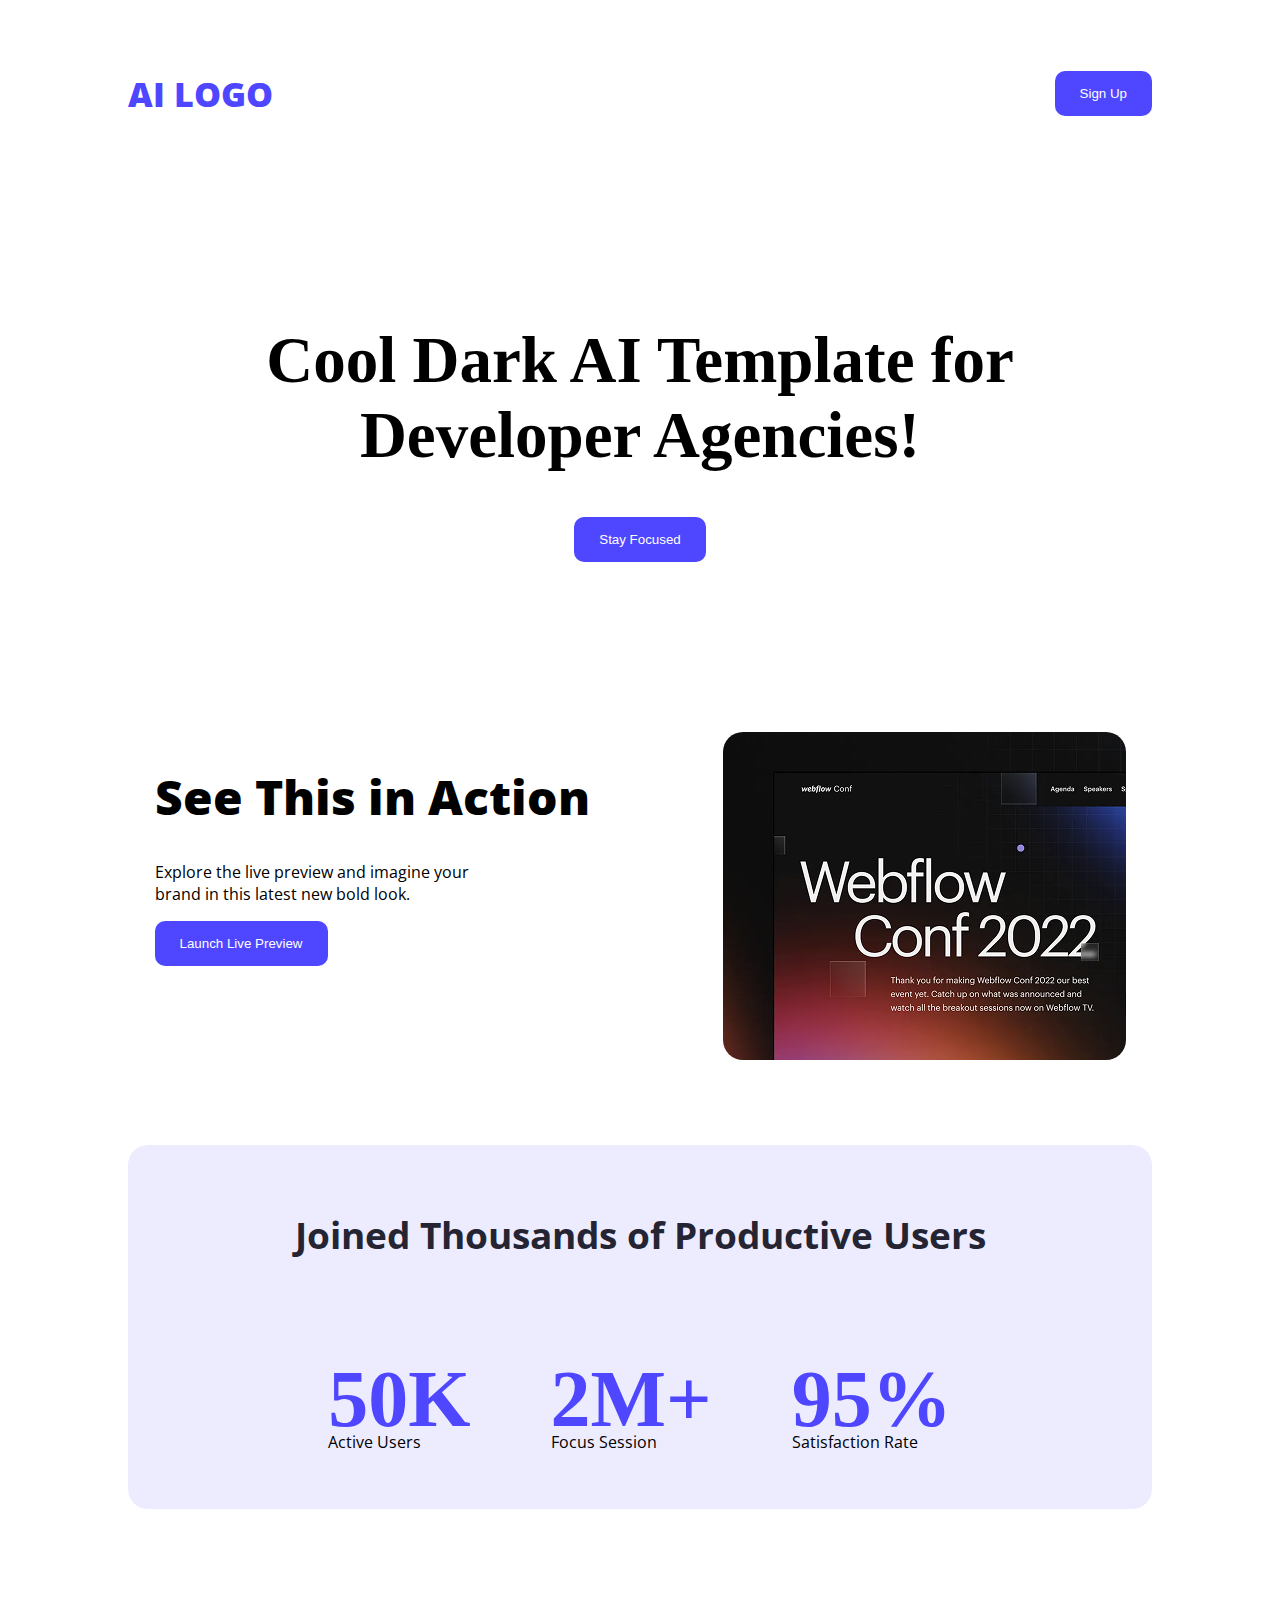
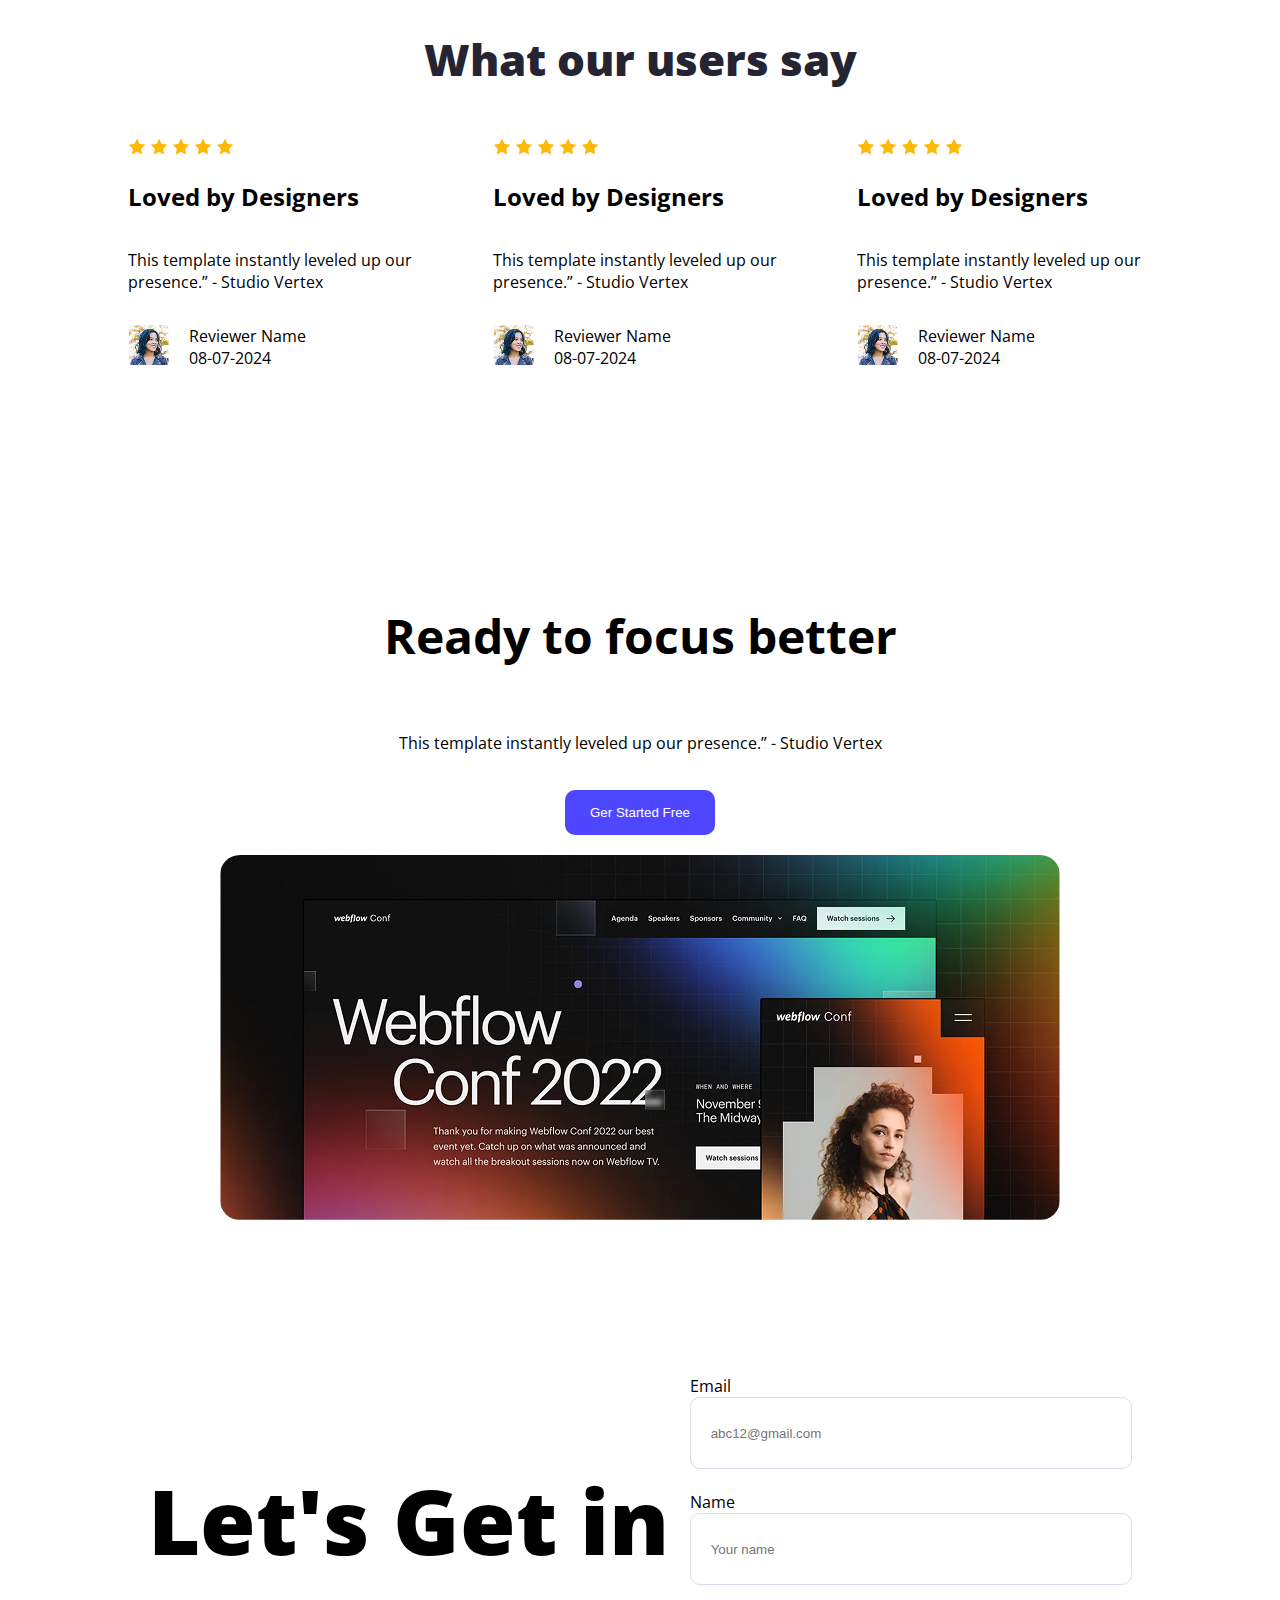
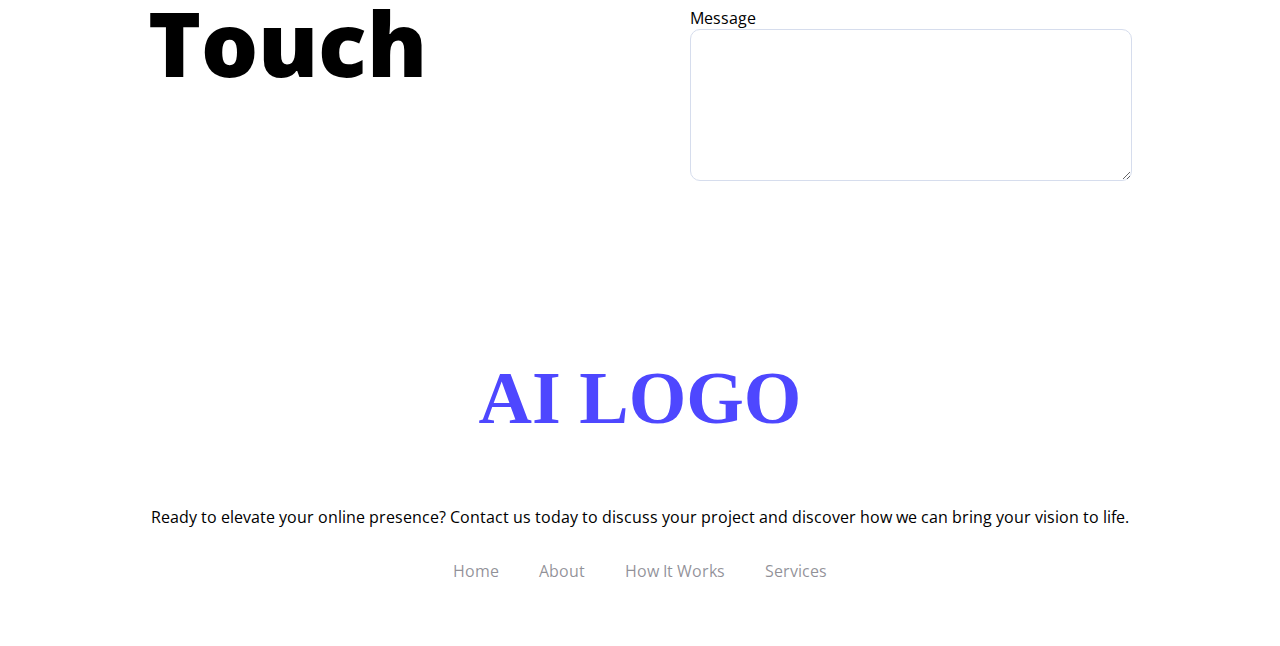
<file: index.html>
<!DOCTYPE html>
<html lang="en">
<head>
    <meta charset="UTF-8">
    <meta name="viewport" content="width=device-width, initial-scale=1.0">
    <title>Welcome to my Assignment</title>
    <link rel="preconnect" href="https://fonts.googleapis.com">
    <link rel="preconnect" href="https://fonts.gstatic.com" crossorigin>
    <link href="https://fonts.googleapis.com/css2?family=Open+Sans:ital,wght@0,300..800;1,300..800&display=swap" rel="stylesheet">
    <link rel="stylesheet" href="./assigmentStyles/assignmentC.css">
</head>
<body class="open-sans-normal">
    <header class="header">
        <section class="navbar">
            <h1 class="logo">AI LOGO</h1>
            <div>
                <button class="btn-primary">Sign Up</button>
            </div>
        </section>
        <!-- Banner Section -->
         <section class="banner">
            <h1 class="banner-title">Cool Dark AI Template for <br>Developer Agencies!</h1>
            <div>
                <button class="btn-primary">Stay Focused</button>
            </div>
         </section>
    </header>
    <main>
        <!-- Action section -->
         <section class="action">
            <div>
                <h1 class="action-title">
                    See This in Action
                </h1>
                <p class="common-description">
                    Explore the live preview and imagine your<br>brand in this latest new bold look.
                </p>
                <div>
                    <button class="btn-primary">Launch Live Preview</button>
                </div>
            </div>
            <div>
                <img src="images/wc-mini.png" alt="alter text" class="action-image">
            </div>
         </section>
         <!-- User Section -->
          <section class="user">
            <h1 class="user-title">
                Joined Thousands of Productive Users
            </h1>
            <div class="user-primary-container">
                <div class="user-secondary-container">
                    <h1 class="user-sub-head">50K</h1>
                    <p class="common-description">
                        Active Users
                    </p>                   
                </div>
                <div class="user-secondary-container">
                    <h1 class="user-sub-head">2M+</h1>
                    <p class="common-description">
                        Focus Session
                    </p>
                </div>
                <div class="user-secondary-container">
                    <h1 class="user-sub-head">95%</h1>
                    <p class="common-description">
                        Satisfaction Rate
                    </p>
                </div>
            </div>
          </section>
          <!-- Feedback Section -->
           <section class="feedback">
            <h1 class="feedback-title">What our users say</h1>
            <div class="feedback-primary-container">
                <div class="feedback-secondary-container">
                    <div>
                        <img src="images/icon-star.png" alt="">
                        <img src="images/icon-star.png" alt="">
                        <img src="images/icon-star.png" alt="">
                        <img src="images/icon-star.png" alt="">
                        <img src="images/icon-star.png" alt="">
                    </div>
                    <h2>Loved by Designers</h2>
                    <p>
                        This template instantly leveled up our presence.” - Studio Vertex
                    </p>
                    <div class="users-review">
                        <div>
                            <img src="images/avatar.png" alt="" class="users-review-image">
                        </div>
                        <p>
                            Reviewer Name <br> 08-07-2024
                        </p>
                    </div>
                </div>
                <div class="feedback-secondary-container">
                    <div>
                        <img src="images/icon-star.png" alt="">
                        <img src="images/icon-star.png" alt="">
                        <img src="images/icon-star.png" alt="">
                        <img src="images/icon-star.png" alt="">
                        <img src="images/icon-star.png" alt="">
                    </div>
                    <h2>Loved by Designers</h2>
                    <p>
                        This template instantly leveled up our presence.” - Studio Vertex
                    </p>
                    <div class="users-review">
                        <div>
                            <img src="images/avatar.png" alt="" class="users-review-image">
                        </div>
                        <p>
                            Reviewer Name <br> 08-07-2024
                        </p>
                    </div>
                </div>
                <div class="feedback-secondary-container">
                    <div>
                        <img src="images/icon-star.png" alt="">
                        <img src="images/icon-star.png" alt="">
                        <img src="images/icon-star.png" alt="">
                        <img src="images/icon-star.png" alt="">
                        <img src="images/icon-star.png" alt="">
                    </div>
                    <h2>Loved by Designers</h2>
                    <p>
                        This template instantly leveled up our presence.” - Studio Vertex
                    </p>
                    <div class="users-review">
                        <div>
                            <img src="images/avatar.png" alt="" class="users-review-image">
                        </div>
                        <p>
                            Reviewer Name <br> 08-07-2024
                        </p>
                    </div>
                </div>
            </div>
           </section>
           <!-- Focus Section -->
            <section class="focus">
                <p class="focus-title">Ready to focus better</p>
                <p class="common-description">This template instantly leveled up our presence.” - Studio Vertex</p>
                <div>
                    <button class="btn-primary focus-btn">Ger Started Free</button>
                </div>
                <div>
                    <img src="images/wc-big.png" alt="" class="focus-image">
                </div>
            </section>
            <!-- Get in Touch Section -->
             <section class="get-in-touch">
                <div>
                    <h1 class="touch-title">Let's Get in <br> Touch</h1>
                </div>
                <div>
                 <form action="">
                    <label for="email">Email <br>
                        <input type="email" class="input" placeholder="abc12@gmail.com">
                    </label>
                    <br>
                    <br>
                    <label for="name">Name <br>
                        <input type="text" class="input" placeholder="Your name">
                    </label>
                    <br>
                    <br>
                    <label for="message">Message <br>
                        <textarea name="message" class="input input-textarea" id="message" placeholder="write your message...">
                        </textarea>
                    </label>
                 </form>
                </div>
             </section>

        </main>
    <footer>
        <section class="footer">
            <h1 class="footer-title">AI LOGO</h1>
            <p class="common-description">
                Ready to elevate your online presence? Contact us today to discuss your project and discover how we can bring your vision to life.
            </p>
            <div class="footer-links">
                <p> <a href="https://www.youtube.com/" target="_blank" rel="noopener" class="link">Home</a></p>
                <p> <a href="https://www.youtube.com/" target="_blank" rel="noopener" class="link">About</a></p>
                <p> <a href="https://www.youtube.com/" target="_blank" rel="noopener" class="link">How It Works</a></p>
                <p> <a href="https://www.youtube.com/" target="_blank" rel="noopener" class="link">Services</a></p>
            </div>
        </section>

    </footer>
    
</body>
</html>
</file>
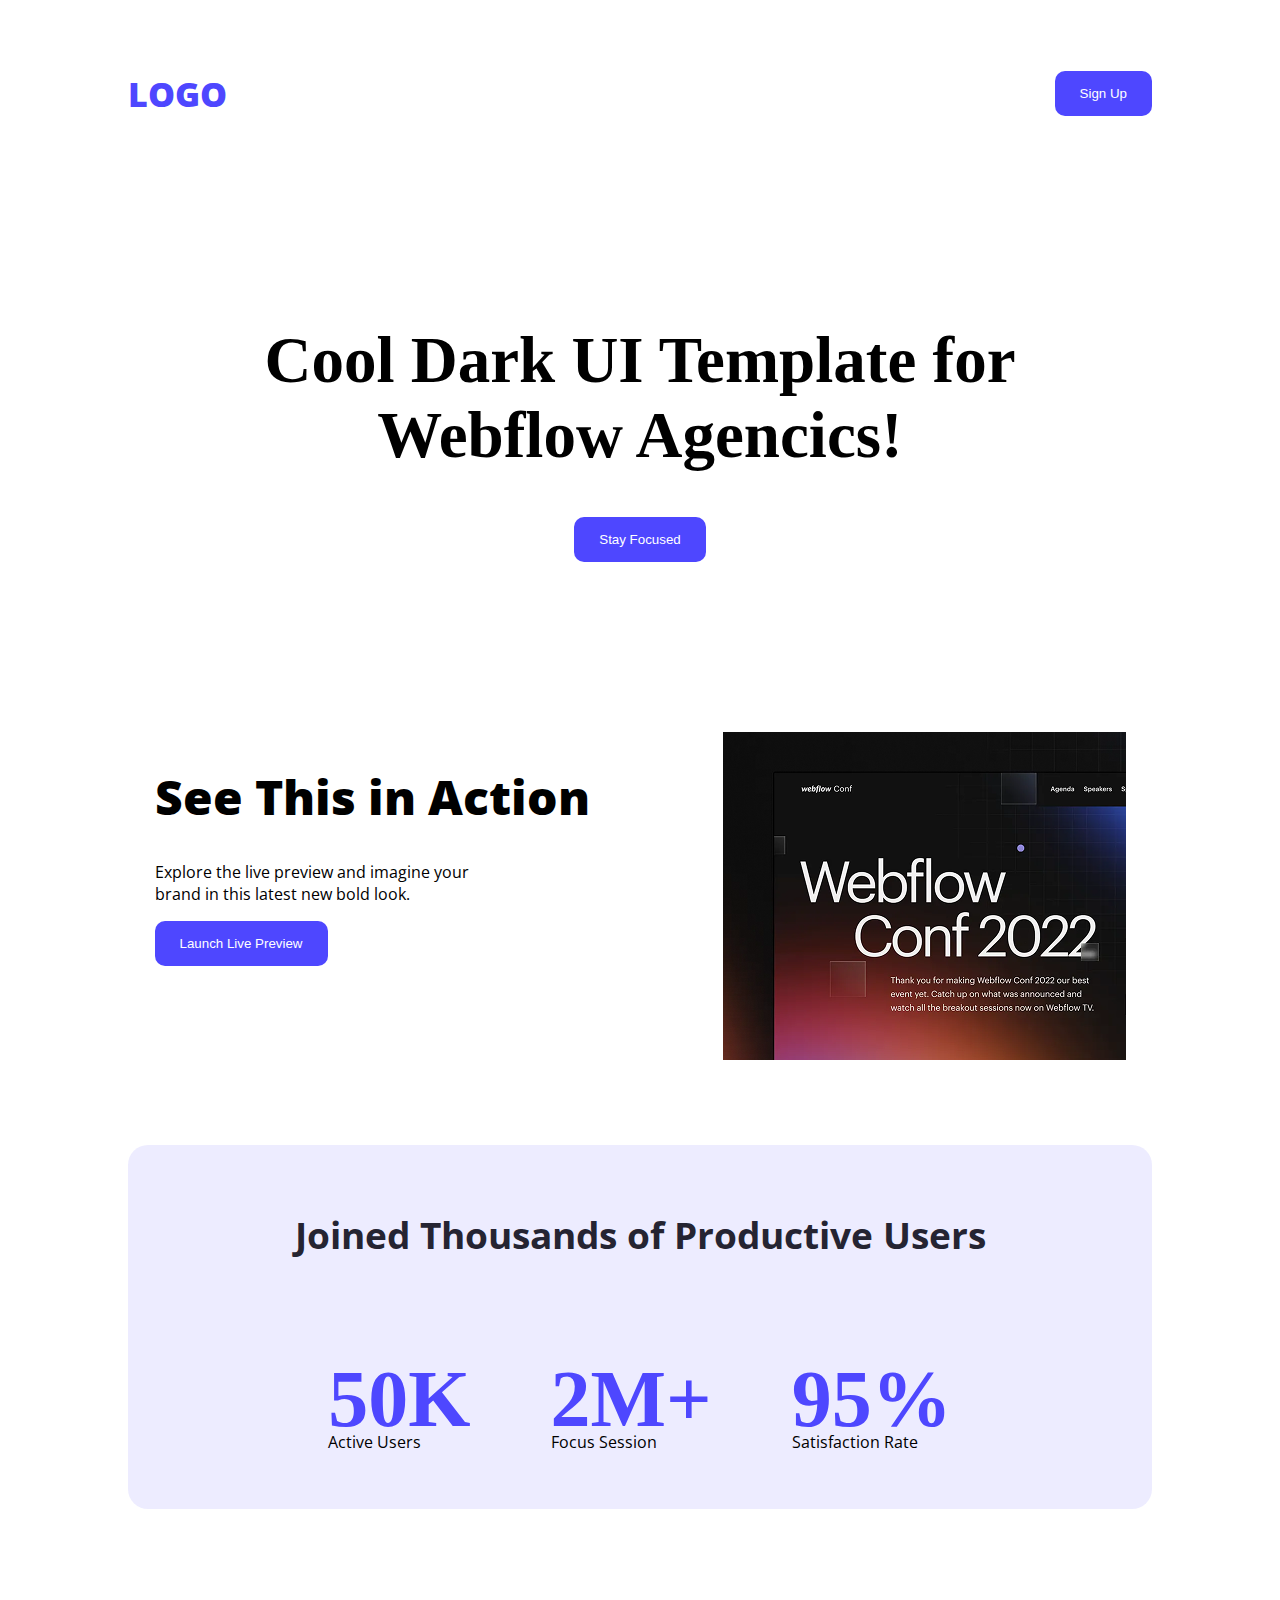
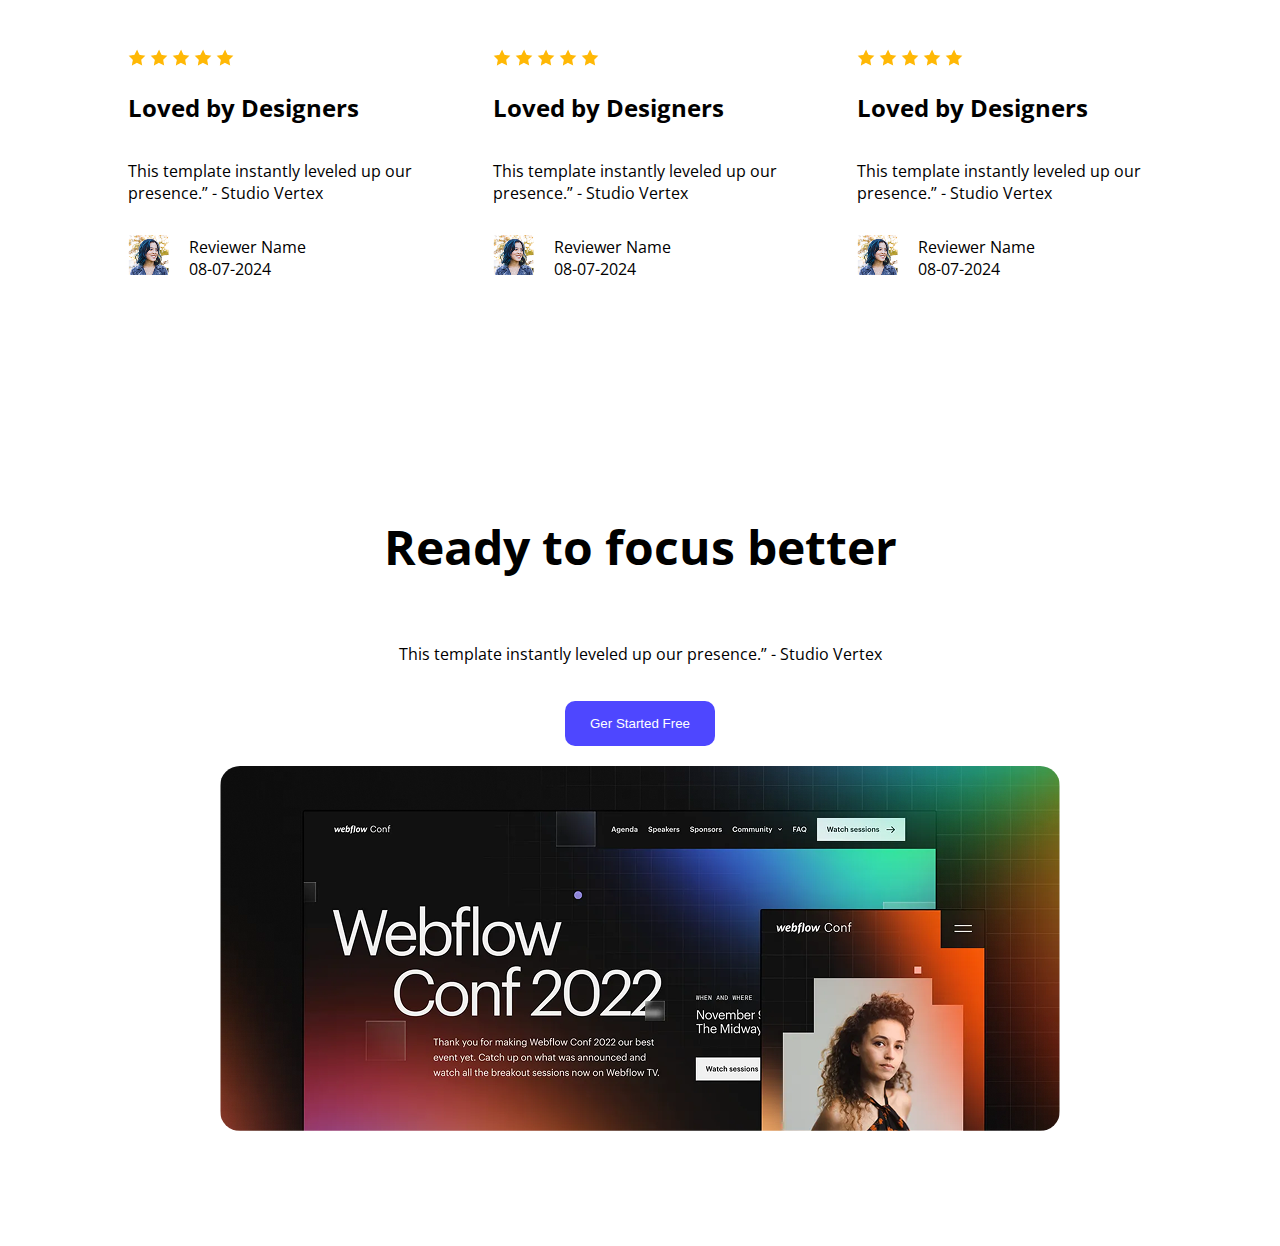
<file: assigmentH.html>
<!DOCTYPE html>
<html lang="en">
<head>
    <meta charset="UTF-8">
    <meta name="viewport" content="width=device-width, initial-scale=1.0">
    <title>Welcome to my Assignment</title>
    <link rel="preconnect" href="https://fonts.googleapis.com">
    <link rel="preconnect" href="https://fonts.gstatic.com" crossorigin>
    <link href="https://fonts.googleapis.com/css2?family=Open+Sans:ital,wght@0,300..800;1,300..800&display=swap" rel="stylesheet">
    <link rel="stylesheet" href="assigmentStyles/assignmentC.css">
</head>
<body class="open-sans-normal">
    <header>
        <section class="navbar">
            <h1 class="logo">LOGO</h1>
            <div>
                <button class="btn-primary">Sign Up</button>
            </div>
        </section>
        <!-- Banner Section -->
         <section class="banner">
            <h1 class="banner-title">Cool Dark UI Template for <br>Webflow Agencics!</h1>
            <div>
                <button class="btn-primary">Stay Focused</button>
            </div>
         </section>
    </header>
    <main>
        <!-- Action section -->
         <section class="action">
            <div>
                <h1 class="action-title">
                    See This in Action
                </h1>
                <p class="common-description">
                    Explore the live preview and imagine your<br>brand in this latest new bold look.
                </p>
                <div>
                    <button class="btn-primary">Launch Live Preview</button>
                </div>
            </div>
            <div>
                <img src="images/wc-mini.png" alt="alter text">
            </div>
         </section>
         <!-- User Section -->
          <section class="user">
            <h1 class="user-title">
                Joined Thousands of Productive Users
            </h1>
            <div class="user-primary-container">
                <div class="user-secondary-container">
                    <h1 class="user-sub-head">50K</h1>
                    <p class="common-description">
                        Active Users
                    </p>                   
                </div>
                <div class="user-secondary-container">
                    <h1 class="user-sub-head">2M+</h1>
                    <p class="common-description">
                        Focus Session
                    </p>
                </div>
                <div class="user-secondary-container">
                    <h1 class="user-sub-head">95%</h1>
                    <p class="common-description">
                        Satisfaction Rate
                    </p>
                </div>
            </div>
          </section>
          <!-- Feedback Section -->
           <section class="feedback">
            <h1 class="feedback-title">
            </h1>
            <div class="feedback-primary-container">
                <div class="feedback-secondary-container">
                    <div>
                        <img src="images/icon-star.png" alt="">
                        <img src="images/icon-star.png" alt="">
                        <img src="images/icon-star.png" alt="">
                        <img src="images/icon-star.png" alt="">
                        <img src="images/icon-star.png" alt="">
                    </div>
                    <h2>Loved by Designers</h2>
                    <p>
                        This template instantly leveled up our presence.” - Studio Vertex
                    </p>
                    <div class="users-review">
                        <div>
                            <img src="images/avatar.png" alt="" class="users-review-image">
                        </div>
                        <p>
                            Reviewer Name <br> 08-07-2024
                        </p>
                    </div>
                </div>
                <div class="feedback-secondary-container">
                    <div>
                        <img src="images/icon-star.png" alt="">
                        <img src="images/icon-star.png" alt="">
                        <img src="images/icon-star.png" alt="">
                        <img src="images/icon-star.png" alt="">
                        <img src="images/icon-star.png" alt="">
                    </div>
                    <h2>Loved by Designers</h2>
                    <p>
                        This template instantly leveled up our presence.” - Studio Vertex
                    </p>
                    <div class="users-review">
                        <div>
                            <img src="images/avatar.png" alt="" class="users-review-image">
                        </div>
                        <p>
                            Reviewer Name <br> 08-07-2024
                        </p>
                    </div>
                </div>
                <div class="feedback-secondary-container">
                    <div>
                        <img src="images/icon-star.png" alt="">
                        <img src="images/icon-star.png" alt="">
                        <img src="images/icon-star.png" alt="">
                        <img src="images/icon-star.png" alt="">
                        <img src="images/icon-star.png" alt="">
                    </div>
                    <h2>Loved by Designers</h2>
                    <p>
                        This template instantly leveled up our presence.” - Studio Vertex
                    </p>
                    <div class="users-review">
                        <div>
                            <img src="images/avatar.png" alt="" class="users-review-image">
                        </div>
                        <p>
                            Reviewer Name <br> 08-07-2024
                        </p>
                    </div>
                </div>
            </div>
           </section>
           <!-- Focus Section -->
            <section class="focus">
                <p class="focus-title">Ready to focus better</p>
                <p class="common-description">This template instantly leveled up our presence.” - Studio Vertex</p>
                <div>
                    <button class="btn-primary focus-btn">Ger Started Free</button>
                </div>
                <div>
                    <img src="images/wc-big.png" alt="" style="border-radius: 20px;">
                </div>
            </section>
            <!-- Get in Touch Section -->

    </main>
    <footer>

    </footer>
    
</body>
</html>
</file>
<file: assigmentStyles/assignmentC.css>
.open-sans-normal {
  font-family: "Open Sans", sans-serif;
  font-optical-sizing: auto;
  font-style: normal;
  font-variation-settings:
    "width" 100;
}

/*  Primary Button Style  */
.btn-primary {
    background: #4E47FF;
    color: white;
    /* padding: 20px; */
    border-radius: 10px;
    font-weight: 500;
    border: none;
    padding: 15px 25px;
    cursor: pointer;
  transition: transform 0.3s ease, background-color 1s ease;
}

/*  Hover Style  */
.btn-primary:hover {
  color: white;
  background-color: rgb(226, 43, 153);
}
/*  Active State when Click */
.btn-primary:active
{
  transform: scale(1.1); 
}

/* Common Description  */
.common-description1{
    font-size:  24px;
    color: rgba(37, 36, 50, 0.5);
}



/* Header styles */
.navbar{
    padding: 40px 120px 10px 120px;
    display: flex;
    justify-content: space-between;
    align-items: center;
}
.banner{
    padding: 130px;
    display: flex;
    flex-direction: column;
    align-items: center;
    justify-content: center;
}
.logo{
    font-weight: 900;
    font-size: 34px;
    color : #4E47FF;
}
.banner-title{
    font-size: 65px;
    font-family: "Raleway";
    text-align: center;
}

/* Action styles */
.action{
    padding-left: 80px;
    padding-right: 80px;
    padding-top: 40px;
    padding-bottom: 40px;
    display: flex;
    justify-content: space-around;
}
.action-title{
    font-weight: 800;
    font-size: 48px;
}
.action-image{
    border-radius: 20px;
}

/* User Styles */
.user{
    background-color: rgba(78, 71, 255, 0.1);
    padding: 40px 120px 40px 120px;
    margin: 40px 120px 40px 120px;
    border-radius: 20px;
}
.user-title{
    color: #252432;
    font-weight: 700;
    font-size: 37px;
    text-align: center;
    margin-bottom: 40px;
}
.user-primary-container{
    display: flex;
    justify-content: space-evenly;
}
.user-secondary-container{
    display: flex;
    flex-direction: column;
    justify-content: center;
    justify-items: center;
}
.user-sub-head{
    font-family: "Inter";
    color: #4E47FF;
    font-weight: 800;
    font-size: 80px;
    margin-bottom: -30px;
}

/* Feedback Styles */
.feedback{
    margin: 120px 100px 80px 100px;
}
.feedback-title{
    color: #252432;
    font-size: 44px;
    font-weight: 800;
    text-align: center;
}
.feedback-primary-container{
    display: flex;
    justify-content: space-around;
    gap : 30px;
}
.feedback-secondary-container
{
    padding: 20px;
    display: flex;
    background-color: #FFFFFF;
    flex-direction: column;
    border: 2px;
    border-radius: 20px;
}
.users-review{
    display: flex;
    gap: 20px;
    align-items: center;
}
.user-review-image{
    border-radius: 100%;
}

/* Focus Styles */
.focus{
    margin: 120px 120px 80px 120px;
    padding: 30px 80px;
    background-color: white;
    border-radius: 40px;
    display: flex;
    flex-direction: column;
    align-items: center;
}
.focus-title{
    font-size: 48px;
    font-weight: 700;
    margin-bottom: none;
}
.focus-btn{
    margin-top: 20px;
    margin-bottom: 20px;
}
.focus-image
{
    border-radius: 20px;
}

/* Get in touch styles */
.get-in-touch{
    display: flex;
    align-items: center;
    justify-content: space-evenly;
    margin: 120px 120px 80px 120px;
}
.touch-title{
    font-size: 90px;
    font-weight: 800;
}
.input{
    width: 400px;
    height: 70px;
    background-color: white;
    border:1px solid #D6DDED;
    padding: 0px 20px;
    border-radius: 10px;
}
.input-textarea{
    height: 130px;
    padding-top: 20px;
}

/* Footer Style */
.footer{
    padding: 40px 120px;
    display: flex;
    background-color: white;
    flex-direction: column;
    justify-content: center;
    align-items: center;
}
.footer-title{
    font-family: "Inter";
    font-size: 74px;
    font-weight: 900;
    color: #4E47FF;
    margin-bottom: none;
    padding-bottom: none;
}
.footer-links{
    display: flex;
    gap: 40px;
   
}
.link{
    text-decoration: none;
    color: rgba(37,36,50,0.5);
}
</file>
